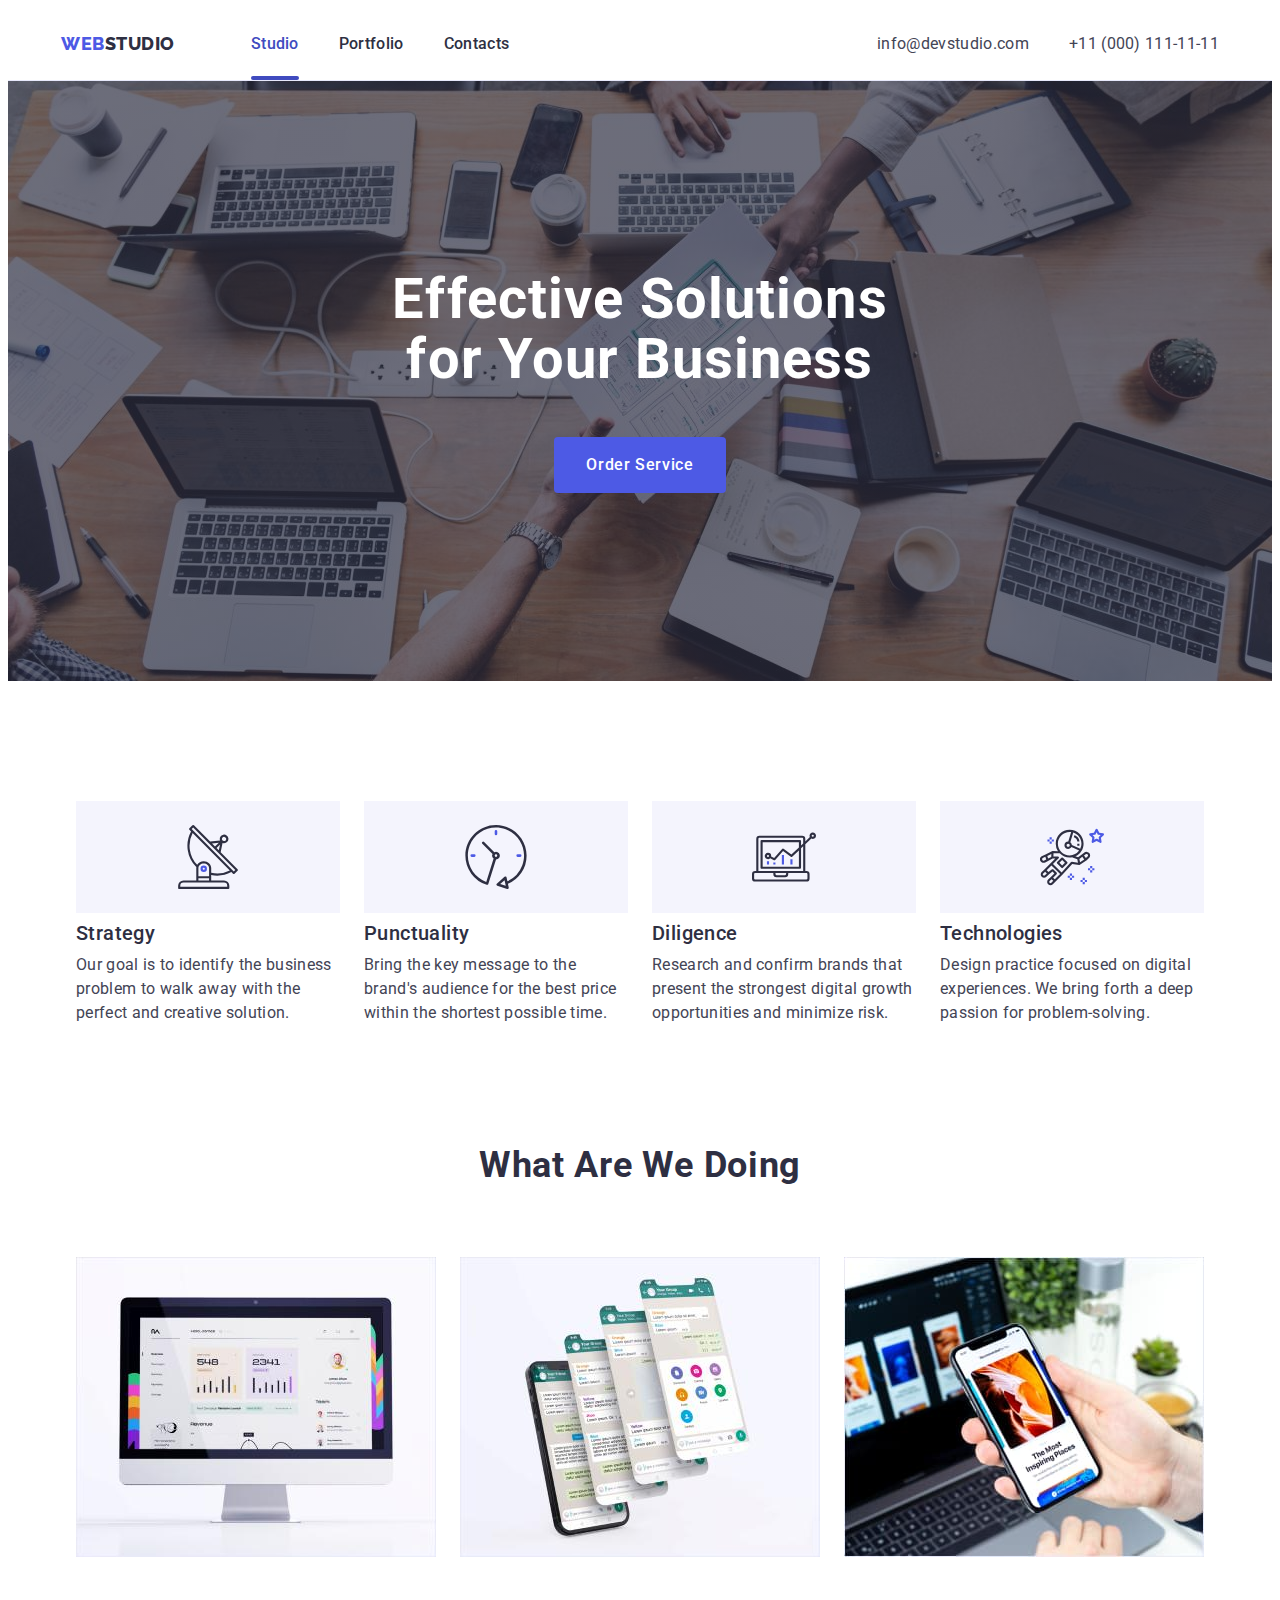
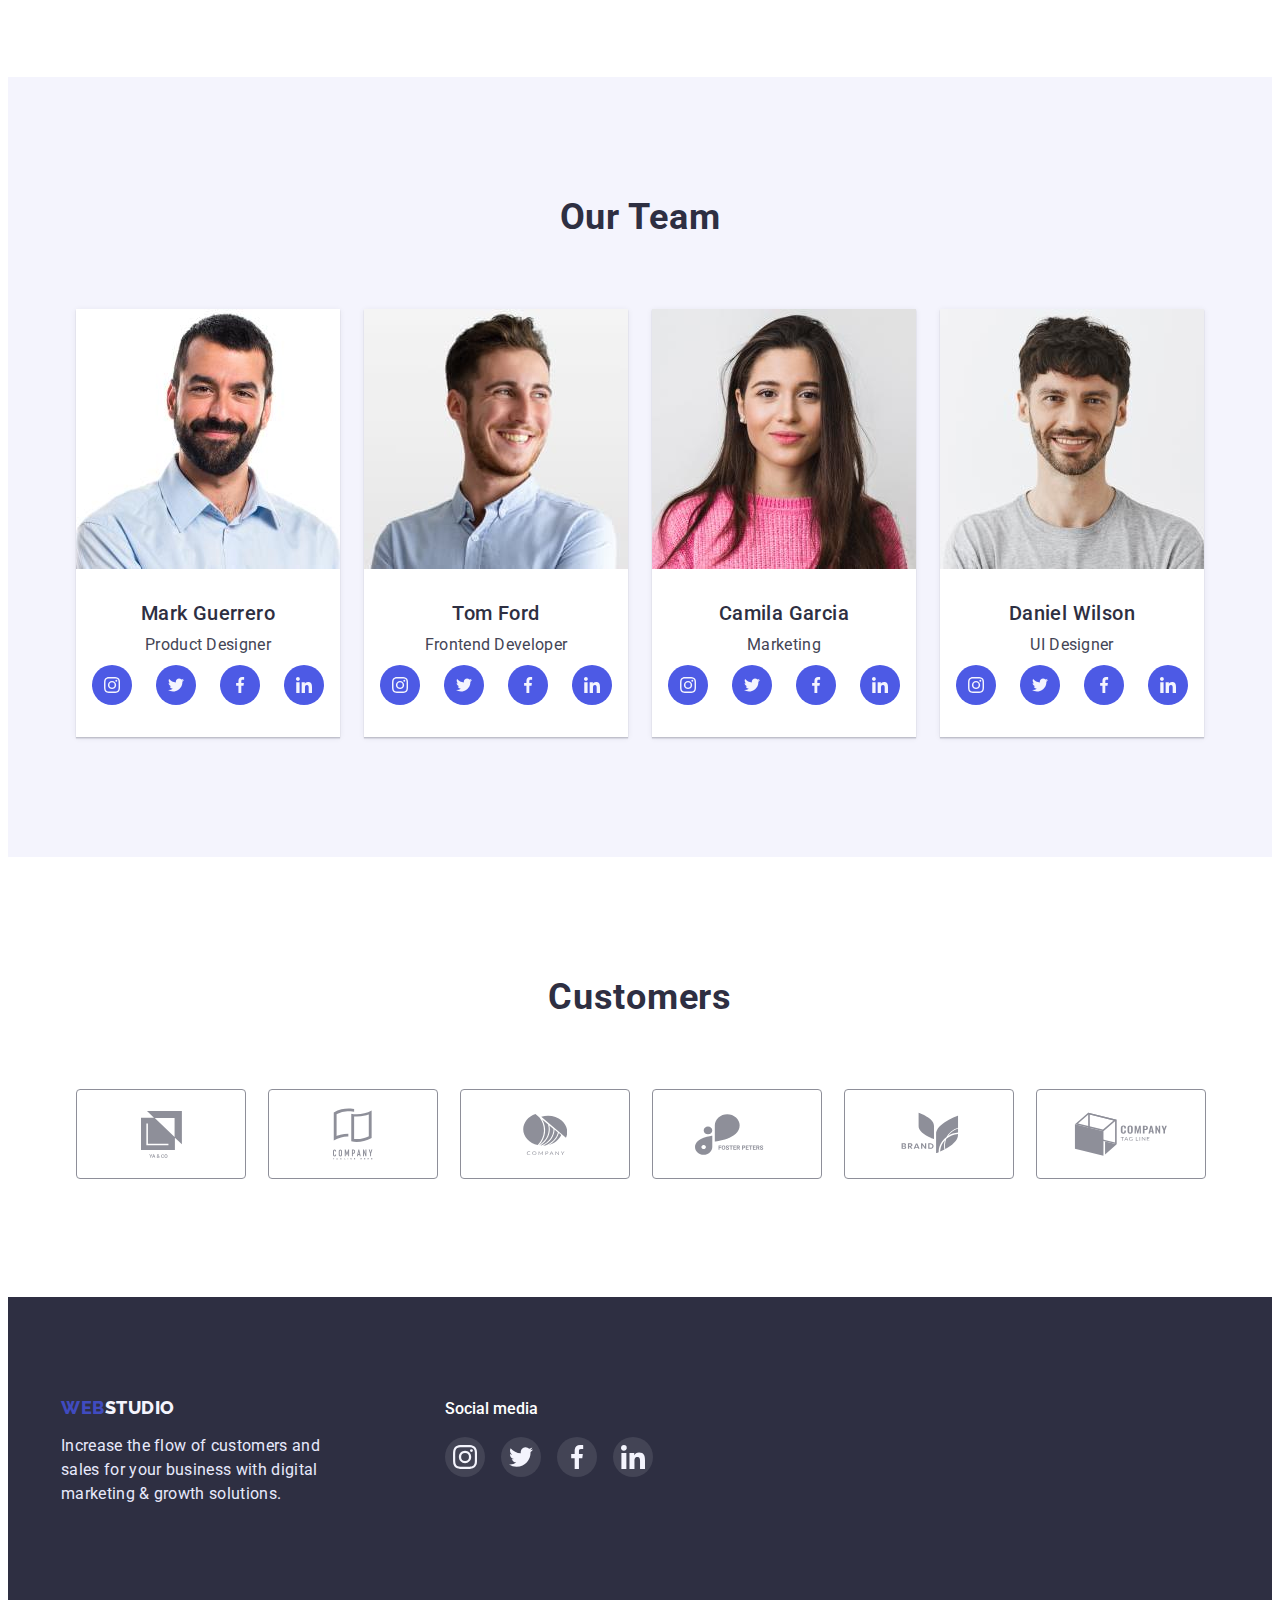
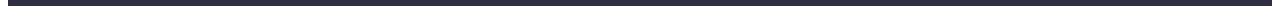
<file: index.html>
<!DOCTYPE html>
<html lang="en">
  <head>
    <meta charset="UTF-8" />
    <meta http-equiv="X-UA-Compatible" content="IE=edge" />
    <meta name="viewport" content="width=device-width, initial-scale=1.0" />
    <title>WebStudio</title>
    <link rel="preconnect" href="https://fonts.googleapis.com" />
    <link rel="preconnect" href="https://fonts.gstatic.com" crossorigin />
    <link
      href="https://fonts.googleapis.com/css2?family=Raleway:wght@800&family=Roboto:wght@400;500;700;900&display=swap"
      rel="stylesheet" />
    <link
      rel="stylesheet"
      href="https://cdnjs.cloudflare.com/ajax/libs/modern-normalize/1.1.0/modern-normalize.min.css"
      integrity="sha512-wpPYUAdjBVSE4KJnH1VR1HeZfpl1ub8YT/NKx4PuQ5NmX2tKuGu6U/JRp5y+Y8XG2tV+wKQpNHVUX03MfMFn9Q=="
      crossorigin="anonymous"
      referrerpolicy="no-referrer" />
    <link rel="stylesheet" href="./styles/style.css" />
  </head>
  <body>
    <!-------------------------------------- HEADER-->
    <header class="header">
      <div class="header-container container">
        <nav class="header-navigation">
          <a class="header-logo link" href="./index.html">
            <span class="logo-one">Web</span>Studio</a
          >
          <ul class="header-list list">
            <li class="header-item">
              <a class="header-link link active" href="./index.html">Studio</a>
            </li>
            <li class="header-item">
              <a class="header-link link" href="./portfolio.html">Portfolio</a>
            </li>
            <li class="header-item">
              <a class="header-link link" href="">Contacts</a>
            </li>
          </ul>
        </nav>
        <address class="address">
          <ul class="address-list list">
            <li class="address-item">
              <a class="header-address link" href="mailto:info@devstudio.com"
                >info@devstudio.com</a
              >
            </li>
            <li class="address-item">
              <a class="header-address link" href="tel:+110001111111"
                >+11 (000) 111-11-11</a
              >
            </li>
          </ul>
        </address>
      </div>
    </header>
    <main>
      <!-------------------------------------HERO-->
      <section class="hero">
        <div class="hero-container container">
          <h1 class="hero-title">Effective Solutions for Your Business</h1>
          <button class="hero-btn" type="button" data-modal-open>Order Service</button>
        </div>
      </section>
<div class="backdrop is-hidden" data-modal>
<div class="modal">
  <button class="modal-btn" data-modal-close>
    <svg class="modal-icon" width="8" height="8">
      <use href="./images/icons.svg#icon-close"></use>
    </svg>
  </button>
</div>
</div>
      <!------------------------section FEATURES-->
      <section class="features section">
        <div class="features-container container">
          <h2 class="visually-hidden">Features</h2>
          <ul class="features-list list">
            <li class="features-item">
              <div class="feature">
                <svg class="feature-icon" width="64" height="64">
                  <use href="./images/icons.svg#icon-antenna"></use>
                </svg>
              </div>
              <h3 class="features-subtitle">Strategy</h3>
              <p class="features-text">
                Our goal is to identify the business problem to walk away with
                the perfect and creative solution.
              </p>
            </li>
            <li class="features-item">
              <div class="feature">
                <svg class="feature-icon" width="64" height="64">
                  <use href="./images/icons.svg#icon-clock"></use>
                </svg>
              </div>
              <h3 class="features-subtitle">Punctuality</h3>
              <p class="features-text">
                Bring the key message to the brand's audience for the best price
                within the shortest possible time.
              </p>
            </li>
            <li class="features-item">
              <div class="feature">
                <svg class="feature-icon" width="64" height="64">
                  <use href="./images/icons.svg#icon-diagram"></use>
                </svg>
              </div>
              <h3 class="features-subtitle">Diligence</h3>
              <p class="features-text">
                Research and confirm brands that present the strongest digital
                growth opportunities and minimize risk.
              </p>
            </li>
            <li class="features-item">
              <div class="feature">
                <svg class="feature-icon" width="64" height="64">
                  <use href="./images/icons.svg#icon-astronaut"></use>
                </svg>
              </div>
              <h3 class="features-subtitle">Technologies</h3>
              <p class="features-text">
                Design practice focused on digital experiences. We bring forth a
                deep passion for problem-solving.
              </p>
            </li>
          </ul>
        </div>
      </section>

      <!------------------------section ACTIVITY-->
      <section class="activity section">
        <div class="activity-container container">
          <h2 class="activity-title title">What are we doing</h2>
          <ul class="activity-list list">
            <li class="activity-item">
              <img
                src="./images/monitor.jpg"
                alt="Monitor"
                width="360"
                height="300" />
            </li>
            <li class="activity-item">
              <img
                src="./images/phonescreen.jpg"
                alt="Phone and three screen"
                width="360"
                height="300" />
            </li>
            <li class="activity-item">
              <img
                src="./images/laptopandphone.jpg"
                alt="Laptop and phone in hand"
                width="360"
                height="300" />
            </li>
          </ul>
        </div>
      </section>

      <!---------------------------section TEAM -->
      <section class="team section">
        <div class="team-container container">
          <h2 class="team-title title">Our Team</h2>
          <ul class="team-list list">
            <li class="team-card">
              <img
                src="./images/markguerrero.jpg"
                alt="Photo by Mark Guerrero"
                width="264"
                height="260" />
              <div class="card-info">
                <h3 class="team-name">Mark Guerrero</h3>
                <p class="team-specialty">Product Designer</p>
                <ul class="team-soc-list list">
                  <li class="team-soc-item">
                    <a href="" class="team-soc-link link">
                      <svg class="team-soc-icon" width="16" height="16">
                        <use href="./images/icons.svg#icon-instagram"></use>
                      </svg>
                    </a>
                  </li>
                  <li class="team-soc-item">
                    <a href="" class="team-soc-link link">
                      <svg class="team-soc-icon" width="16" height="16">
                        <use href="./images/icons.svg#icon-twitter"></use>
                      </svg>
                    </a>
                  </li>
                  <li class="team-soc-item">
                    <a href="" class="team-soc-link link">
                      <svg class="team-soc-icon" width="16" height="16">
                        <use href="./images/icons.svg#icon-facebook"></use>
                      </svg>
                    </a>
                  </li>
                  <li class="team-soc-item">
                    <a href="" class="team-soc-link link">
                      <svg class="team-soc-icon" width="16" height="16">
                        <use href="./images/icons.svg#icon-linkedin"></use>
                      </svg>
                    </a>
                  </li>
                </ul>
              </div>
            </li>
            <li class="team-card">
              <img
                src="./images/tomford.jpg"
                alt="Photo by Tom Ford"
                width="264"
                height="260" />
              <div class="card-info">
                <h3 class="team-name">Tom Ford</h3>
                <p class="team-specialty">Frontend Developer</p>
                <ul class="team-soc-list list">
                  <li class="team-soc-item">
                    <a href="" class="team-soc-link link">
                      <svg class="team-soc-icon" width="16" height="16">
                        <use href="./images/icons.svg#icon-instagram"></use>
                      </svg>
                    </a>
                  </li>
                  <li class="team-soc-item">
                    <a href="" class="team-soc-link link">
                      <svg class="team-soc-icon" width="16" height="16">
                        <use href="./images/icons.svg#icon-twitter"></use>
                      </svg>
                    </a>
                  </li>
                  <li class="team-soc-item">
                    <a href="" class="team-soc-link link">
                      <svg class="team-soc-icon" width="16" height="16">
                        <use href="./images/icons.svg#icon-facebook"></use>
                      </svg>
                    </a>
                  </li>
                  <li class="team-soc-item">
                    <a href="" class="team-soc-link link">
                      <svg class="team-soc-icon" width="16" height="16">
                        <use href="./images/icons.svg#icon-linkedin"></use>
                      </svg>
                    </a>
                  </li>
                </ul>
              </div>
            </li>
            <li class="team-card">
              <img
                src="./images/camilagarcia.jpg"
                alt="Photo by Camila Garcia"
                width="264"
                height="260" />
              <div class="card-info">
                <h3 class="team-name">Camila Garcia</h3>
                <p class="team-specialty">Marketing</p>
                <ul class="team-soc-list list">
                  <li class="team-soc-item">
                    <a href="" class="team-soc-link link">
                      <svg class="team-soc-icon" width="16" height="16">
                        <use href="./images/icons.svg#icon-instagram"></use>
                      </svg>
                    </a>
                  </li>
                  <li class="team-soc-item">
                    <a href="" class="team-soc-link link">
                      <svg class="team-soc-icon" width="16" height="16">
                        <use href="./images/icons.svg#icon-twitter"></use>
                      </svg>
                    </a>
                  </li>
                  <li class="team-soc-item">
                    <a href="" class="team-soc-link link">
                      <svg class="team-soc-icon" width="16" height="16">
                        <use href="./images/icons.svg#icon-facebook"></use>
                      </svg>
                    </a>
                  </li>
                  <li class="team-soc-item">
                    <a href="" class="team-soc-link link">
                      <svg class="team-soc-icon" width="16" height="16">
                        <use href="./images/icons.svg#icon-linkedin"></use>
                      </svg>
                    </a>
                  </li>
                </ul>
              </div>
            </li>
            <li class="team-card">
              <img
                src="./images/danielwilson.jpg"
                alt="Photo by Daniel Wilson"
                width="264"
                height="260" />
              <div class="card-info">
                <h3 class="team-name">Daniel Wilson</h3>
                <p class="team-specialty">UI Designer</p>
                <ul class="team-soc-list list">
                  <li class="team-soc-item">
                    <a href="" class="team-soc-link link">
                      <svg class="team-soc-icon" width="16" height="16">
                        <use href="./images/icons.svg#icon-instagram"></use>
                      </svg>
                    </a>
                  </li>
                  <li class="team-soc-item">
                    <a href="" class="team-soc-link link">
                      <svg class="team-soc-icon" width="16" height="16">
                        <use href="./images/icons.svg#icon-twitter"></use>
                      </svg>
                    </a>
                  </li>
                  <li class="team-soc-item">
                    <a href="" class="team-soc-link link">
                      <svg class="team-soc-icon" width="16" height="16">
                        <use href="./images/icons.svg#icon-facebook"></use>
                      </svg>
                    </a>
                  </li>
                  <li class="team-soc-item">
                    <a href="" class="team-soc-link link">
                      <svg class="team-soc-icon" width="16" height="16">
                        <use href="./images/icons.svg#icon-linkedin"></use>
                      </svg>
                    </a>
                  </li>
                </ul>
              </div>
            </li>
          </ul>
        </div>
      </section>
      <!----------------------------section CUSTOMERS--- -->
      <section class="customers section">
        <div class="customers-container container">
          <h2 class="customers-title title">Customers</h2>
          <ul class="customers-list list">
            <li class="customer-item">
              <a href="" class="customer-link link">
                <svg class="customer-icon" width="41" height="47">
                  <use href="./images/icons.svg#icon-group"></use>
                </svg>
              </a>
            </li>
            <li class="customer-item">
              <a href="" class="customer-link link">
                <svg class="customer-icon" width="40" height="52">
                  <use href="./images/icons.svg#icon-group-1"></use>
                </svg>
              </a>
            </li>
            <li class="customer-item">
              <a href="" class="customer-link link">
                <svg class="customer-icon" width="44" height="41">
                  <use href="./images/icons.svg#icon-group-2"></use>
                </svg>
              </a>
            </li>
            <li class="customer-item">
              <a href="" class="customer-link link">
                <svg class="customer-icon" width="84" height="41">
                  <use href="./images/icons.svg#icon-group-3"></use>
                </svg>
              </a>
            </li>
            <li class="customer-item">
              <a href="" class="customer-link link">
                <svg class="customer-icon" width="63" height="45">
                  <use href="./images/icons.svg#icon-group-4"></use>
                </svg>
              </a>
            </li>
            <li class="customer-item">
              <a href="" class="customer-link link">
                <svg class="customer-icon" width="94" height="44">
                  <use href="./images/icons.svg#icon-group-5"></use>
                </svg>
              </a>
            </li>
          </ul>
        </div>
      </section>
    </main>
    <!-----------------------------------FOOTER -->
    <footer class="footer">
      <div class="footer-container container">
        <div class="footer-info">
          <a class="footer-logo link" href="./index.html">
            <span class="footer-logo-one">Web</span>Studio
          </a>
          <p class="footer-text">
            Increase the flow of customers and sales for your business with
            digital marketing & growth solutions.
          </p>
        </div>
        <div class="footer-soc">
          <p class="soc-text">Social media</p>
          <ul class="footer-soc-list list">
            <li class="footer-soc-item">
              <a href="" class="footer-soc-link link">
                <svg class="footer-soc-icon" width="24" height="24">
                  <use href="./images/icons.svg#icon-instagram"></use>
                </svg>
              </a>
            </li>
            <li class="footer-soc-item">
              <a href="" class="footer-soc-link link">
                <svg class="footer-soc-icon" width="24" height="24">
                  <use href="./images/icons.svg#icon-twitter"></use>
                </svg>
              </a>
            </li>
            <li class="footer-soc-item">
              <a href="" class="footer-soc-link link">
                <svg class="footer-soc-icon" width="24" height="24">
                  <use href="./images/icons.svg#icon-facebook"></use>
                </svg>
              </a>
            </li>
            <li class="footer-soc-item">
              <a href="" class="footer-soc-link link">
                <svg class="footer-soc-icon" width="24" height="24">
                  <use href="./images/icons.svg#icon-linkedin"></use>
                </svg>
              </a>
            </li>
          </ul>
        </div>
      </div>
    </footer>
    <script src="./js/modal.js"></script>
  </body>
</html>
</file>
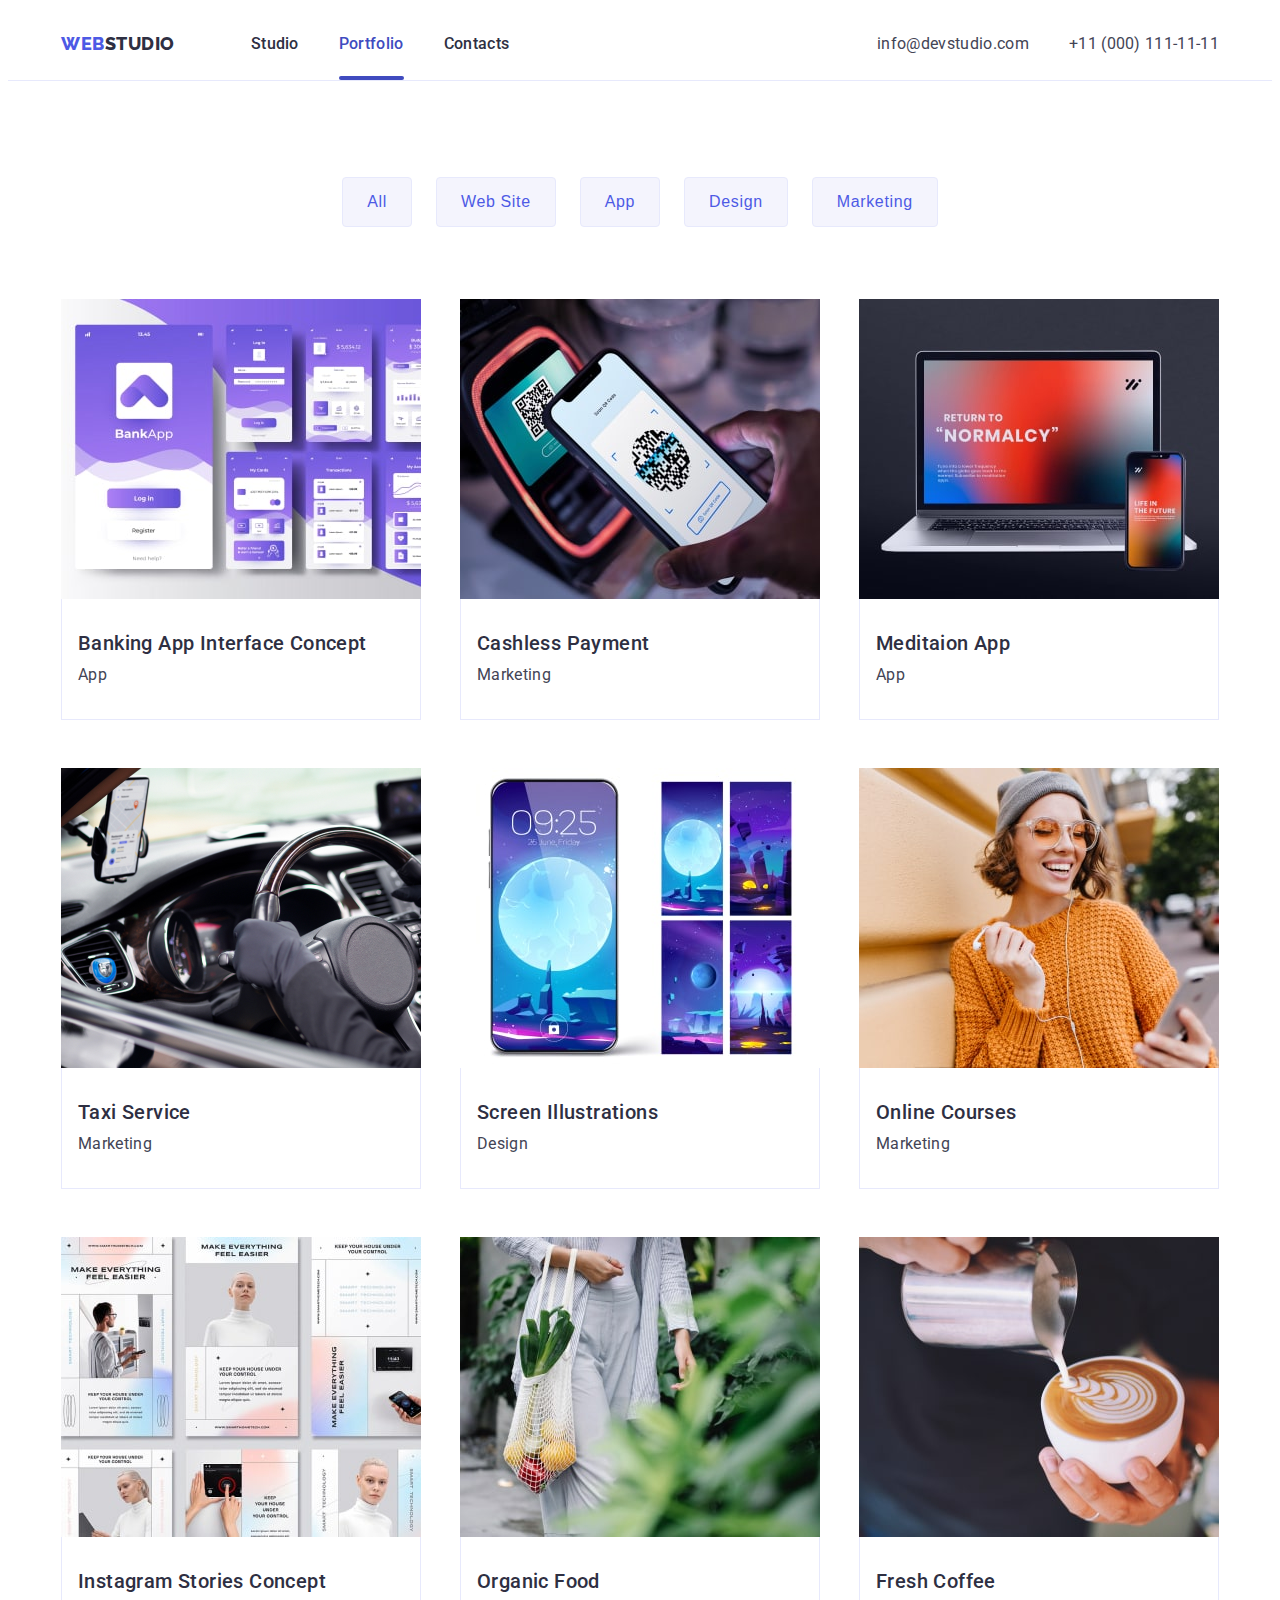
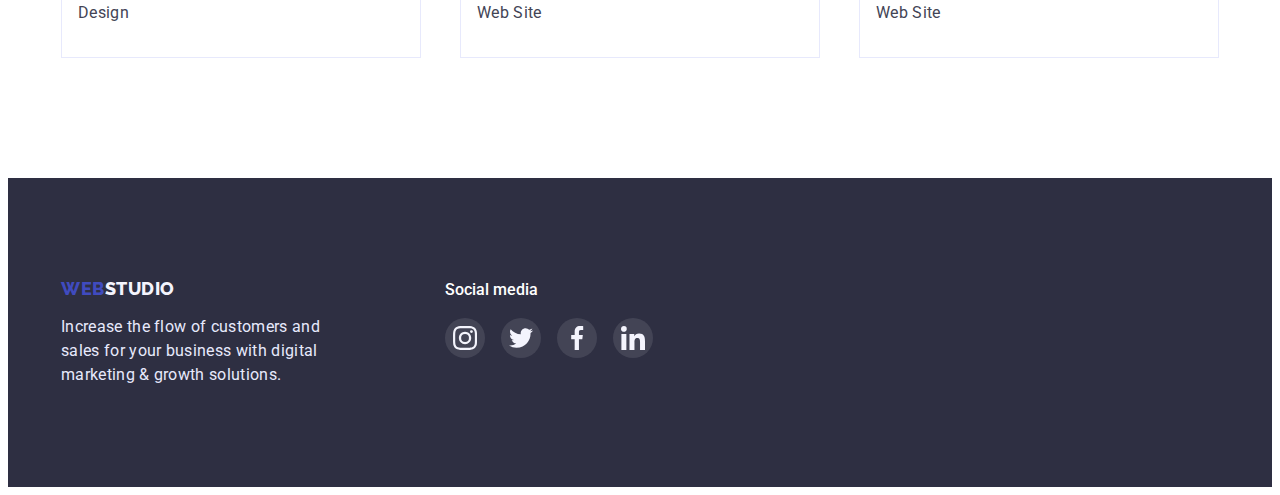
<file: portfolio.html>
<!DOCTYPE html>
<html lang="en">
  <head>
    <meta charset="UTF-8" />
    <meta http-equiv="X-UA-Compatible" content="IE=edge" />
    <meta name="viewport" content="width=device-width, initial-scale=1.0" />
    <title>WebStudio</title>
    <link rel="preconnect" href="https://fonts.googleapis.com" />
    <link rel="preconnect" href="https://fonts.gstatic.com" crossorigin />
    <link
      href="https://fonts.googleapis.com/css2?family=Raleway:wght@800&family=Roboto:wght@400;500;700;900&display=swap"
      rel="stylesheet" />
    <link
      rel="stylesheet"
      href="https://cdnjs.cloudflare.com/ajax/libs/modern-normalize/1.1.0/modern-normalize.min.css"
      integrity="sha512-wpPYUAdjBVSE4KJnH1VR1HeZfpl1ub8YT/NKx4PuQ5NmX2tKuGu6U/JRp5y+Y8XG2tV+wKQpNHVUX03MfMFn9Q=="
      crossorigin="anonymous"
      referrerpolicy="no-referrer" />
    <link rel="stylesheet" href="./styles/style.css" />
  </head>
  <body>
    <!-------------------------------------- HEADER-->
    <header class="header">
      <div class="header-container container">
        <nav class="header-navigation">
          <a class="header-logo link" href="./index.html">
            <span class="logo-one">Web</span>Studio</a
          >
          <ul class="header-list list">
            <li class="header-item">
              <a class="header-link link" href="./index.html">Studio</a>
            </li>
            <li class="header-item">
              <a class="header-link link active" href="./portfolio.html">Portfolio</a>
            </li>
            <li class="header-item">
              <a class="header-link link" href="">Contacts</a>
            </li>
          </ul>
        </nav>
        <address class="address">
          <ul class="address-list list">
            <li class="address-item">
              <a class="header-address link" href="mailto:info@devstudio.com"
                >info@devstudio.com</a
              >
            </li>
            <li class="address-item">
              <a class="header-address link" href="tel:+110001111111"
                >+11 (000) 111-11-11</a
              >
            </li>
          </ul>
        </address>
      </div>
    </header>
    <main>
      <section class="portfolio section">
        <div class="container">
          <h1 class="visually-hidden">Portfolio</h1>
          <!-- ---------------------------------FILTER -->
          <ul class="filter-list list">
            <li class="filter-item">
              <button class="portfolio-btn" type="button">All</button>
            </li>
            <li class="filter-item">
              <button class="portfolio-btn" type="button">Web Site</button>
            </li>
            <li class="filter-item">
              <button class="portfolio-btn" type="button">App</button>
            </li>
            <li class="filter-item">
              <button class="portfolio-btn" type="button">Design</button>
            </li>
            <li class="filter-item">
              <button class="portfolio-btn" type="button">Marketing</button>
            </li>
          </ul>
          <!-- -------------------------Work examples -->
          <ul class="examples-list list">
            <li class="examples-item">
              <a class="example-link link" href="">
                <div class="overlay">
                  <img
                    src="./images/portfolio/Banking_App.jpg"
                    alt="Banking App"
                    width="360"
                    height="300" />
                    <p class="overlay-text">14 Stylish and User-Friendly App Design Concepts · Task Manager App · Calorie Tracker App · Exotic Fruit Ecommerce App · Cloud Storage App</p>
                </div>
                <div class="example-link-info">
                  <h2 class="examples-subtitle">
                    Banking App Interface Concept
                  </h2>
                  <p class="examples-type">App</p>
                </div>
              </a>
            </li>
            <li class="examples-item">
              <a class="example-link link" href="">
                <div class="overlay">
                  <img
                    src="./images/portfolio/Phone_screen_with_QR-code.jpg"
                    alt="Phone screen with QR-code"
                    width="360"
                    height="300" />
                    <p class="overlay-text">14 Stylish and User-Friendly App Design Concepts · Task Manager App · Calorie Tracker App · Exotic Fruit Ecommerce App · Cloud Storage App</p>
                </div>
                <div class="example-link-info">
                  <h2 class="examples-subtitle">Cashless Payment</h2>
                  <p class="examples-type">Marketing</p>
                </div>
              </a>
            </li>
            <li class="examples-item">
              <a class="example-link link" href="">
                <div class="overlay">
                  <img
                    src="./images/portfolio/Laptop.jpg"
                    alt="Laptop"
                    width="360"
                    height="300" />
                    <p class="overlay-text">14 Stylish and User-Friendly App Design Concepts · Task Manager App · Calorie Tracker App · Exotic Fruit Ecommerce App · Cloud Storage App</p>
                </div>
                <div class="example-link-info">
                  <h2 class="examples-subtitle">Meditaion App</h2>
                  <p class="examples-type">App</p>
                </div>
              </a>
            </li>
            <li class="examples-item">
              <a class="example-link link" href="">
            <div class="overlay">
              <img
                    src="./images/portfolio/Car_control_panel.jpg"
                    alt="Car control panel"
                    width="360"
                    height="300" />
                    <p class="overlay-text">14 Stylish and User-Friendly App Design Concepts · Task Manager App · Calorie Tracker App · Exotic Fruit Ecommerce App · Cloud Storage App</p>
            </div>
                  <div class="example-link-info">
                  <h2 class="examples-subtitle">Taxi Service</h2>
                  <p class="examples-type">Marketing</p>
                </div>
              </a>
            </li>
            <li class="examples-item">
              <a class="example-link link" href="">
              <div class="overlay">
                <img
                    src="./images/portfolio/Phone_screen.jpg"
                    alt="Phone screen"
                    width="360"
                    height="300" />
                    <p class="overlay-text">14 Stylish and User-Friendly App Design Concepts · Task Manager App · Calorie Tracker App · Exotic Fruit Ecommerce App · Cloud Storage App</p>
              </div>
                  <div class="example-link-info">
                  <h2 class="examples-subtitle">Screen Illustrations</h2>
                  <p class="examples-type">Design</p>
                </div>
              </a>
            </li>
            <li class="examples-item">
              <a class="example-link link" href="">
                <div class="overlay">
                  <img
                    src="./images/portfolio/Girl_with_phone.jpg"
                    alt="Girl with phone"
                    width="360"
                    height="300" />
                    <p class="overlay-text">14 Stylish and User-Friendly App Design Concepts · Task Manager App · Calorie Tracker App · Exotic Fruit Ecommerce App · Cloud Storage App</p>
                </div>
                  <div class="example-link-info">
                  <h2 class="examples-subtitle">Online Courses</h2>
                  <p class="examples-type">Marketing</p>
                </div>
              </a>
            </li>
            <li class="examples-item">
              <a class="example-link link" href=""
                ><div class="overlay">
                  <img
                    src="./images/portfolio/Instagram_Stories.jpg"
                    alt="Instagram Stories"
                    width="360"
                    height="300" />
                    <p class="overlay-text">14 Stylish and User-Friendly App Design Concepts · Task Manager App · Calorie Tracker App · Exotic Fruit Ecommerce App · Cloud Storage App</p>
                </div>
                  <div class="example-link-info">
                  <h2 class="examples-subtitle">Instagram Stories Concept</h2>
                  <p class="examples-type">Design</p>
                </div>
              </a>
            </li>
            <li class="examples-item">
              <a class="example-link link" href=""
                ><div class="overlay">
                  <img
                    src="./images/portfolio/Food_in_a_bag.jpg"
                    alt="Food in a bag"
                    width="360"
                    height="300" />
                    <p class="overlay-text">14 Stylish and User-Friendly App Design Concepts · Task Manager App · Calorie Tracker App · Exotic Fruit Ecommerce App · Cloud Storage App</p>
                </div>
                  <div class="example-link-info">
                  <h2 class="examples-subtitle">Organic Food</h2>
                  <p class="examples-type">Web Site</p>
                </div>
              </a>
            </li>
            <li class="examples-item">
              <a class="example-link link" href="">
                <div class="overlay">
                  <img
                    src="./images/portfolio/Coffee_in_a_cap.jpg"
                    alt="Coffee in a cap"
                    width="360"
                    height="300" />
                    <p class="overlay-text">14 Stylish and User-Friendly App Design Concepts · Task Manager App · Calorie Tracker App · Exotic Fruit Ecommerce App · Cloud Storage App</p>
                </div>
                  <div class="example-link-info">
                  <h2 class="examples-subtitle">Fresh Coffee</h2>
                  <p class="examples-type">Web Site</p>
                </div>
              </a>
            </li>
          </ul>
        </div>
      </section>
    </main>
    <footer class="footer">
      <div class="footer-container container">
        <div class="footer-info">
          <a class="footer-logo link" href="./index.html">
            <span class="footer-logo-one">Web</span>Studio
          </a>
          <p class="footer-text">
            Increase the flow of customers and sales for your business with
            digital marketing & growth solutions.
          </p>
        </div>
        <div class="footer-soc">
          <p class="soc-text">Social media</p>
          <ul class="footer-soc-list list">
            <li class="footer-soc-item">
              <a href="" class="footer-soc-link link">
                <svg class="footer-soc-icon" width="24" height="24">
                  <use href="./images/icons.svg#icon-instagram"></use>
                </svg>
              </a>
            </li>
            <li class="footer-soc-item">
              <a href="" class="footer-soc-link link">
                <svg class="footer-soc-icon" width="24" height="24">
                  <use href="./images/icons.svg#icon-twitter"></use>
                </svg>
              </a>
            </li>
            <li class="footer-soc-item">
              <a href="" class="footer-soc-link link">
                <svg class="footer-soc-icon" width="24" height="24">
                  <use href="./images/icons.svg#icon-facebook"></use>
                </svg>
              </a>
            </li>
            <li class="footer-soc-item">
              <a href="" class="footer-soc-link link">
                <svg class="footer-soc-icon" width="24" height="24">
                  <use href="./images/icons.svg#icon-linkedin"></use>
                </svg>
              </a>
            </li>
          </ul>
        </div>
      </div>
    </footer>
  </body>
</html>
</file>
<file: styles/style.css>
:root {
  --main-text-color: #434455;
  --main-title-color: #2e2f42;
  --main-background-color: #ffffff;
  --hero-text-color: #ffffff;
  --second-background-color: #f4f4fd;
  --hero-footer-color: #2e2f42;
  --main-button-color: #4D5AE5;
  --hover-focus-color: #404BBF;
  --border-color: #e7e9fc;
  --transition-timing-function: cubic-bezier(0.4, 0, 0.2, 1);
}

p,h1,h2,h3,h4,h5,h6 {
  margin: 0;
}

ul{
  margin: 0;
  padding-left: 0;
}

button{
  cursor: pointer;
}

img{
    display: block;
}

body {
  font-family: "Roboto", sans-serif;
  color: var(--main-text-color);
}

.container{
width: 1158px;
padding-left: 15px;
padding-right: 15px;
margin: 0 auto;
}

.section{
  padding-top: 120px;
  padding-bottom: 120px;
}

.title {
  font-weight: 700;
  font-size: 36px;
  line-height: calc(40 / 36);
  text-align: center;
  letter-spacing: 0.02em;
  text-transform: capitalize;
  color: var(--main-title-color);
}

.visually-hidden {
  position: absolute;
  white-space: nowrap;
  width: 1px;
  height: 1px;
  overflow: hidden;
  border: 0;
  padding: 0;
  clip: rect(0 0 0 0);
  clip-path: inset(50%);
  margin: -1px;
}

.link {
  text-decoration: none;
}

.list {
  list-style: none;
}

/*----------------------------- HEADER */
.header{
background-color: var(--main-background-color);
border-bottom: 1px solid var(--border-color);
}

.header-container{
  display: flex;
  align-items: center;
  margin-left: auto;
}

.header-navigation {
   display: flex;
   align-items: center;
    }

.header-logo {
  font-family: "Raleway";
  font-weight: 800;
  font-size: 18px;
  line-height: calc(24 / 18);
  display: flex;
  letter-spacing: 0.03em;
  text-transform: uppercase;
  color: var(--main-title-color);
  padding-top: 24px;
  padding-bottom: 24px;
}

.logo-one {
  color: var(--main-button-color);
}

.header-list {
  display: flex;
  gap: 40px;
  margin-left: 76px;
  }

.header-link {
  position: relative;
  font-weight: 500;
  font-size: 16px;
  line-height: 1.5;
  letter-spacing: 0.02em;
  display: block;
  padding: 24px 0;
  color: var(--main-title-color);
  transition: color 250ms var(--transition-timing-function);
}

.header-link.active {
color: var(--hover-focus-color);
}

.header-link::after {
  content: '';
  position: absolute;
  bottom: 0;
  left: 0;

  display: none;
  width: 100%;
  height: 4px;
  border-radius: 2px;
  background-color: var(--hover-focus-color);
}
 
.active::after{
  display: block;
}

.header-link:is(:hover, :focus) {
  color: var(--hover-focus-color);
    }

.address{
margin-left: auto;
}

.address-list {
  display: flex;
  gap: 40px;
}

.header-address {
  display: block;
  font-style: normal;
  font-size: 16px;
  line-height: 1.5;
  letter-spacing: 0.02em;
  padding: 24px 0;
  color: inherit;
  transition: color 250ms var(--transition-timing-function);
}

.header-address:is(:hover, :focus) {
  color: var(--hover-focus-color);
  }

/* -----------------------------------HERO */

.hero{
  background-image: linear-gradient(
    rgba(46, 47, 66, 0.7),rgba(46, 47, 66, 0.7)), 
    url(../images/people-office.jpg);
  background-repeat: no-repeat;
  background-position: center;
  background-size: 1440px;
}

.hero-container{
  display: flex;
  flex-direction: column;
  justify-content: center;
  align-items: center;
  padding-top: 188px;
  padding-bottom: 188px;
  }

.hero-title {
  font-weight: 700;
  font-size: 56px;
  line-height: calc(60 / 56);
  text-align: center;
  letter-spacing: 0.02em;
  width: 496px;
  color: var(--hero-text-color);
  margin-bottom: 48px;
}

.hero-btn {
  font-family: 'Roboto';
  font-weight: 500;
  font-size: 16px;
  line-height: 1.5;
  letter-spacing: 0.04em;
  color: var(--hero-text-color);
  padding: 16px 32px;
  border-radius: 4px;
  border: none;
  background-color: var(--main-button-color);
  transition: background-color 250ms var(--transition-timing-function);
}

.hero-btn:is(:hover, :focus) {
    background-color: var(--hover-focus-color);
  }

.backdrop {
  position: fixed;
  top: 0;
  left: 0;
  width: 100%;
  height: 100%;
  background-color: rgba(46, 47, 66, 0.4);
  opacity: 1;
  transition: opacity 250ms var(--transition-timing-function);
  }

.backdrop.is-hidden {
  opacity: 0;
  pointer-events: none;
}

.backdrop.is-hidden .modal{
  transform: translate(-50%, -50%) scale(0.5);
}

.modal {
  position: absolute;
  top: 50%;
  left: 50%;
    
  width: 408px;
  height: 576px;
  padding: 24px;
  border-radius: 4px;
  background-color: #FCFCFC;

  transform: translate(-50%, -50%) scale(1);
  transition: transform 250ms var(--transition-timing-function);
}

.modal-btn {
  position: absolute;
  top: 24px;
  right: 24px;
  
  width: 24px;
  height: 24px;
  border: solid 1px rgba(0, 0, 0, 0.1);
  border-radius: 50%;
  background-color: rgba(231, 233, 252, 1);
}
/* ----------------------section FEATURES */
  
.features{
  background-color: var(--main-background-color);
} 

.features-container{
  display: flex;
  flex-direction: column;
  justify-content: center;
  align-items: center;
  background-color: var(--main-background-color);
  }

.features-list {
  display: flex;
  gap: 24px;
  }

.features-item {
  display: flex;
  flex-direction: column;
  width: 264px;
}

.feature{
height: 112px;
display: flex;
justify-content: center;
align-items: center;
background-color: var(--second-background-color);
margin-bottom: 8px;
}

.feature-icon{
fill: #2e2f42; 
}

.features-subtitle {
  font-weight: 500;
  font-size: 20px;
  line-height: 1.2;
  letter-spacing: 0.02em;
  color: var(--main-title-color);
  margin-bottom: 8px;
}

.features-text {
  font-size: 16px;
  line-height: 1.5;
  letter-spacing: 0.02em;
}

/* ----------------------section ACTIVITY */

.activity{
background-color: var(--main-background-color);
padding-top: 0;
}

.activity-container {
  display: flex;
  flex-direction: column;
  justify-content: space-between;
  align-items:center;
  }

.activity-title {
  display: flex;
  margin-bottom: 72px;
}

.activity-list {
display: flex;
gap: 24px;
}

/* -------------------------section TEAM */

.team{
background-color: var(--second-background-color);
}

.team-container{
  display: flex;
  flex-direction: column;
  align-items:center;
  }

.team-title {
  display: flex;
  margin-bottom: 72px;
}

.team-list {
  display: flex;
  gap: 24px;
}

.team-card {
  display: flex;
  flex-direction: column;
  align-items:center;
  background-color: var(--main-background-color);
  box-shadow: 0px 2px 1px 0px rgba(46, 47, 66, 0.08),
  0px 1px 1px 0px rgba(46, 47, 66, 0.16),
  0px 1px 6px 0px rgba(46, 47, 66, 0.08);
  }

.card-info{
  display: block;
  text-align: center;
  padding: 32px 16px;
  }

.team-name {
  font-weight: 500;
  font-size: 20px;
  line-height: 1.2;
  letter-spacing: 0.02em;
  color: var(--main-title-color);
  margin-bottom: 8px;
}

.team-specialty {
  font-size: 16px;
  line-height: 1.5;
  letter-spacing: 0.02em;
  margin-bottom: 8px;
}

.team-soc-list {
  display: flex;
  justify-content: center;
  gap: 24px;
}

.team-soc-item {
  width: 40px;
  height: 40px;
}
.team-soc-link {
  width: 100%;
  height: 100%;
  display: flex;
  justify-content: center;
  align-items: center;
  border-radius: 50%;
  background-color: var(--main-button-color);
  transition: background-color 250ms var(--transition-timing-function);
}

.team-soc-icon{
fill: #f4f4fd;
}

.team-soc-link:is(:hover, :focus) {
  background-color: var(--hover-focus-color);
  }
/* --------------------------------CUSTOMERS*/
.customers {
  background-color: var(--main-background-color);
}

.customers-container {
  display: flex;
  flex-direction: column;
  align-items:center;  
}

.customers-title {
  margin-bottom: 72px;
}

.customers-list {
  display: flex;
  justify-content: center;
  gap: 24px;
}

.customer-item {
  width: 168px;
  height: 88px;
  }

.customer-link {
  width: 100%;
  height: 100%;
  display: flex;
  justify-content: center;
  align-items: center;
  border: 1px solid #8E8F99;
  border-radius: 4px;
  color: #8E8F99;
  transition: color 250ms var(--transition-timing-function),
  border-color 250ms var(--transition-timing-function);
  }

.customer-icon {
 fill: currentColor;
}

.customer-link:is(:hover, :focus) {
  color: var(--hover-focus-color);
  border-color: var(--hover-focus-color);
  }

/* ------------------------------FOOTER */

.footer{
 background-color: var(--hero-footer-color);
 padding: 100px 0px;
}

.footer-container {
  display: flex;
  align-items: baseline;
 }

.footer-logo {
  font-family: "Raleway";
  font-weight: 800;
  font-size: 18px;
  line-height: calc(21 / 18);
  display: flex;
  align-items: center;
  letter-spacing: 0.03em;
  text-transform: uppercase;
  margin-bottom: 16px;
  color: #f4f4fd;
}

.footer-logo-one {
  color: var(--hover-focus-color);
}

.footer-text {
  font-size: 16px;
  line-height: 1.5;
  letter-spacing: 0.02em;
  color: #e7e9fc;
  width: 264px;
}

.footer-soc {
  margin-left: 120px;
}

.soc-text {
  display: block;
  font-family: 'Roboto';
  font-weight: 500;
  font-size: 16px;
  line-height: 1.5;
  color: #ffffff;
  margin-bottom: 16px;  
}

.footer-soc-list {
  display: flex;
  justify-content: center;
  gap: 16px;
}

.footer-soc-item {
  width: 40px;
  height: 40px;
}

.footer-soc-link {
  width: 100%;
  height: 100%;
  display: flex;
  justify-content: center;
  align-items: center;
  border-radius: 50%;
  background-color: #434455;
  transition: background-color 250ms var(--transition-timing-function);
}
.footer-soc-icon{
  fill: #f4f4fd;
}
.footer-soc-link:is(:hover, :focus) {
  background-color: #31D0AA;
  }

/* ---------------------------------PORTFOLIO -- */
.portfolio{
  background-color: var(--main-background-color);
  padding-top: 96px;
}
/* !-----------------------------------FILTER --*/

.filter-list {
  display: flex;
  justify-content: center;
  align-items: center;
  gap: 24px;
  padding: 0;
  margin-bottom: 72px;
}

.portfolio-btn {
  font-weight: 500;
  font-size: 16px;
  line-height: 1.5;
  display: flex;
  align-items: center;
  text-align: justify;
  letter-spacing: 0.04em;
  padding: 12px 24px;
  border: 1px solid #E7E9FC;
  border-radius: 4px;
  background-color: var(--second-background-color);
  color: var(--main-button-color);
  transition: color 250ms var(--transition-timing-function),
  background-color 250ms var(--transition-timing-function),
  box-shadow 250ms var(--transition-timing-function); 
}

.portfolio-btn:is(:hover, :focus) {
  color: #FFFFFF;
  background-color: #404BBF;
  box-shadow: 0px 2px 2px 0px rgba(0, 0, 0, 0.12),
  0px 2px 1px 0px rgba(0, 0, 0, 0.08),
  0px 3px 1px 0px rgba(0, 0, 0, 0.1);
  }

/* ---------------------------WORK EXAMPLES -- */
.examples-list {
  display: flex;
  justify-content: space-between;
  flex-wrap: wrap;
  align-content: start;
  row-gap: 48px;
  column-gap: 24px;
  }

.examples-item {
  display: flex;
  flex-direction: column;
  align-items:center;
  text-align: start;
  }

.example-link:is(:hover, :focus) {
  box-shadow: 0px 1px 6px rgba(46, 47, 66, 0.08),
  0px 1px 1px rgba(46, 47, 66, 0.16),
  0px 2px 1px rgba(46, 47, 66, 0.08);
}

.example-link:hover .overlay-text{
  transform: translateY(0);
  }

.overlay {
  position: relative;
  overflow: hidden;
}

.overlay-text {
  position: absolute;
  top: 0;
  left: 0;

  height: 100%;
  padding-top: 40px;
  padding-right: 30px;
  padding-left: 30px;
  
  font-weight: 400;
  font-size: 16px;
  line-height: 1.5;
  letter-spacing: .02em;
  color: #f4f4fd;
  background-color: var(--main-button-color);
  transform: translateY(100%);
  transition: transform 250ms var(--transition-timing-function);
}

.example-link-info{
  padding: 32px 16px;
  border-right: 1px solid var(--border-color);
  border-bottom: 1px solid var(--border-color);
  border-left: 1px solid var(--border-color);
}

.examples-subtitle {
  font-weight: 500;
    font-size: 20px;
    line-height: calc(24/20);
    letter-spacing: 0.02em;
    color: var(--main-title-color);
    margin-bottom: 8px;
}

.examples-type {
  font-size: 16px;
  line-height: 1.5;
  letter-spacing: 0.02em;
  color: var(--main-text-color);
  }
</file>
